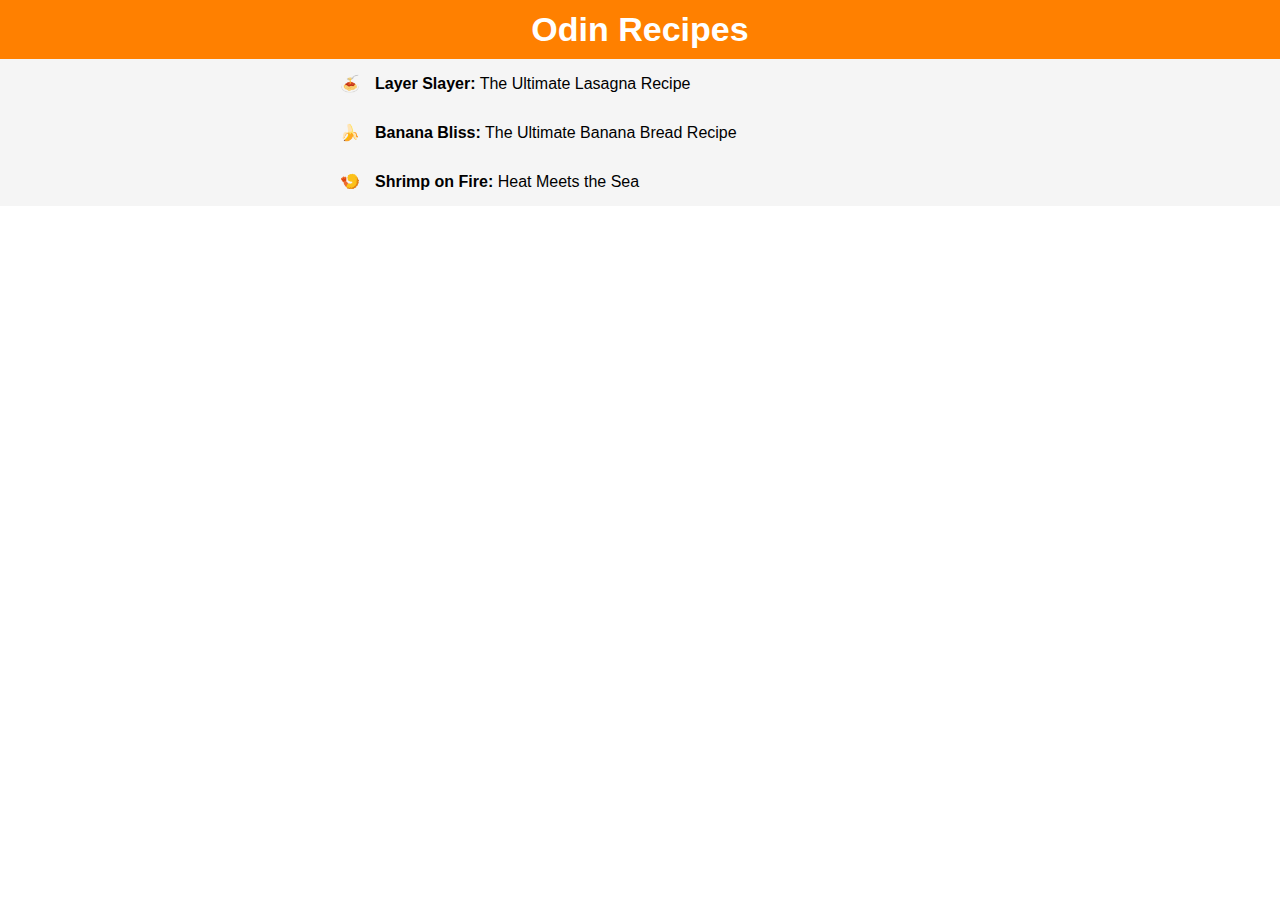
<file: index.html>
<!DOCTYPE html>
<html lang="en">
<head>
    <meta charset="UTF-8">
    <meta name="viewport" content="width=device-width, initial-scale=1.0">
    <title>Odin Recipes</title>
    <link rel="stylesheet" href="style.css">
</head>
<body>
    <h1 class="page-title">Odin Recipes</h1>
<div>
    <ul>
        <li class="lasagna"><a href="./recipes/lasagna.html"><span>Layer Slayer:</span> The Ultimate Lasagna Recipe</a></li>
        <li class="banana"><a href="./recipes/banana_bread.html"><span>Banana Bliss:</span> The Ultimate Banana Bread Recipe</a></li>
        <li class="shrimp"><a href="./recipes/shrimp.html"><span>Shrimp on Fire:</span> Heat Meets the Sea</a></li>
    </ul>
</div>
</body>
</html>
</file>
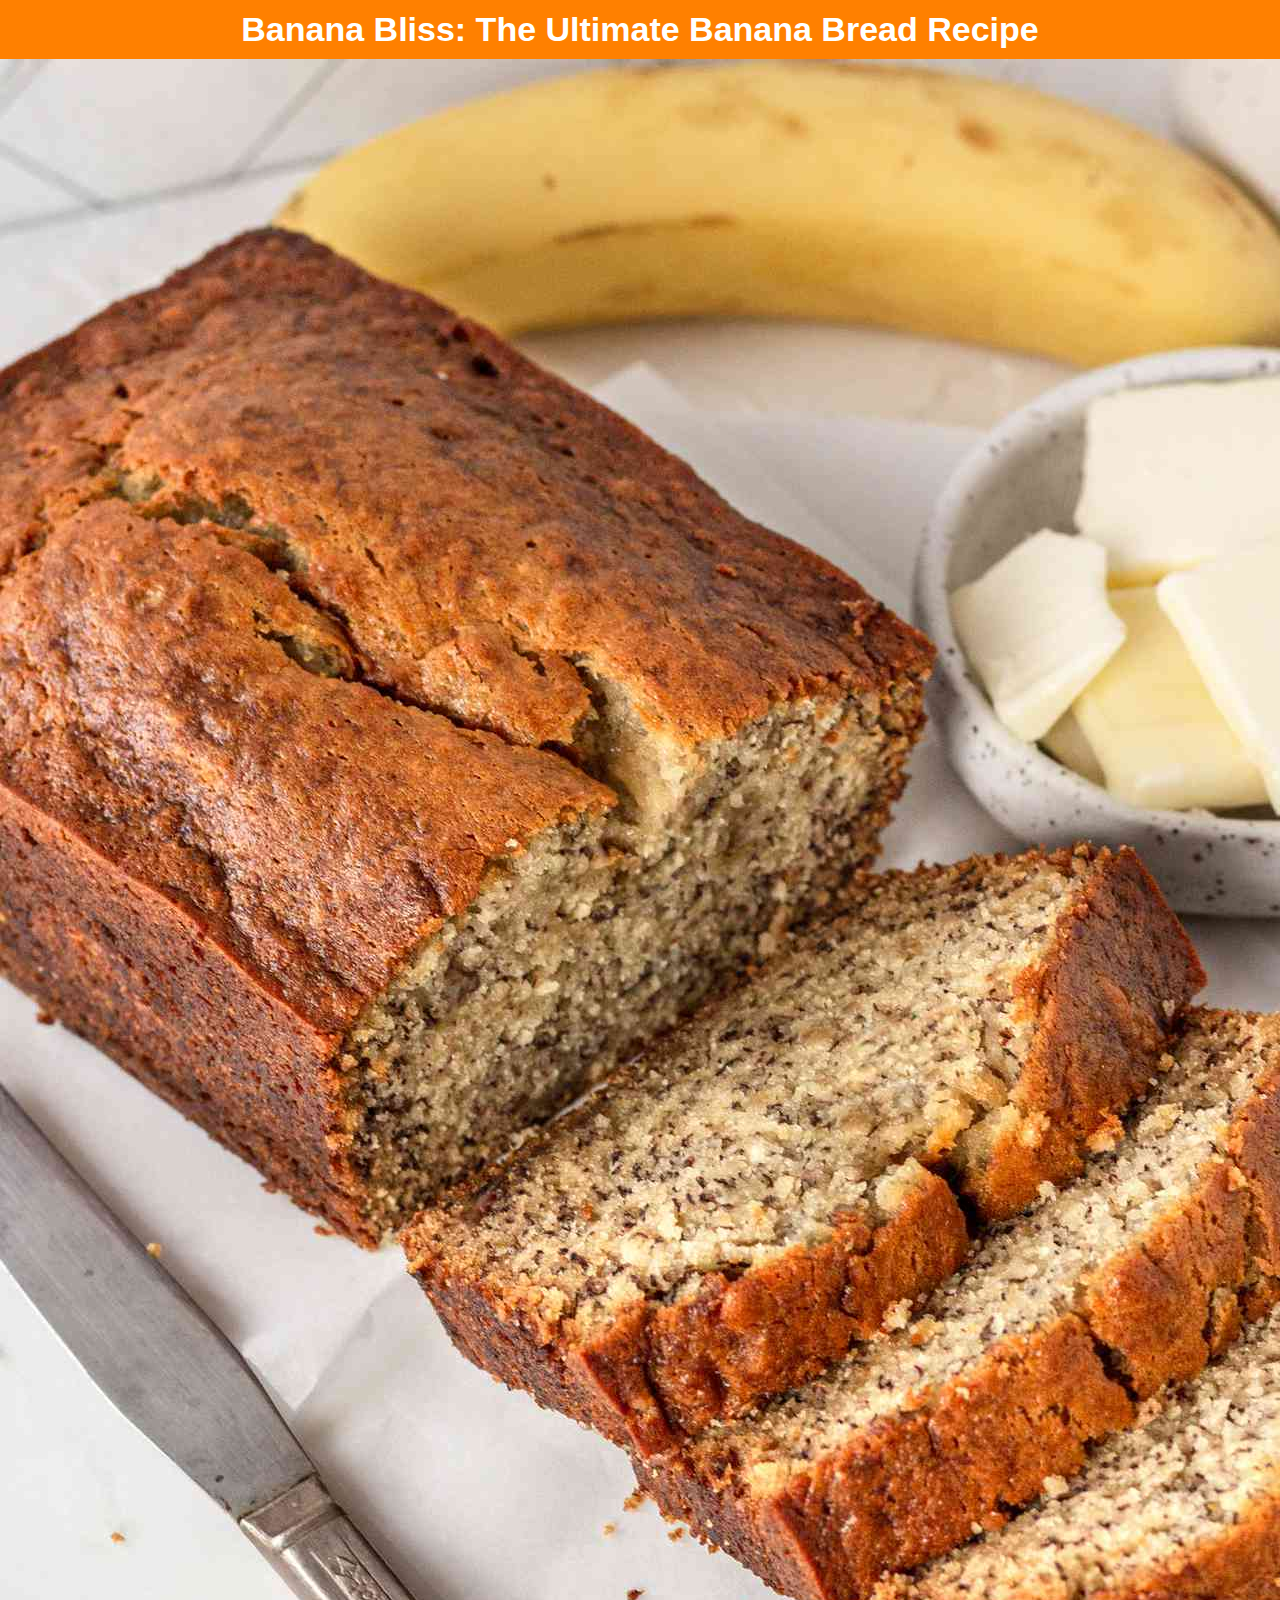
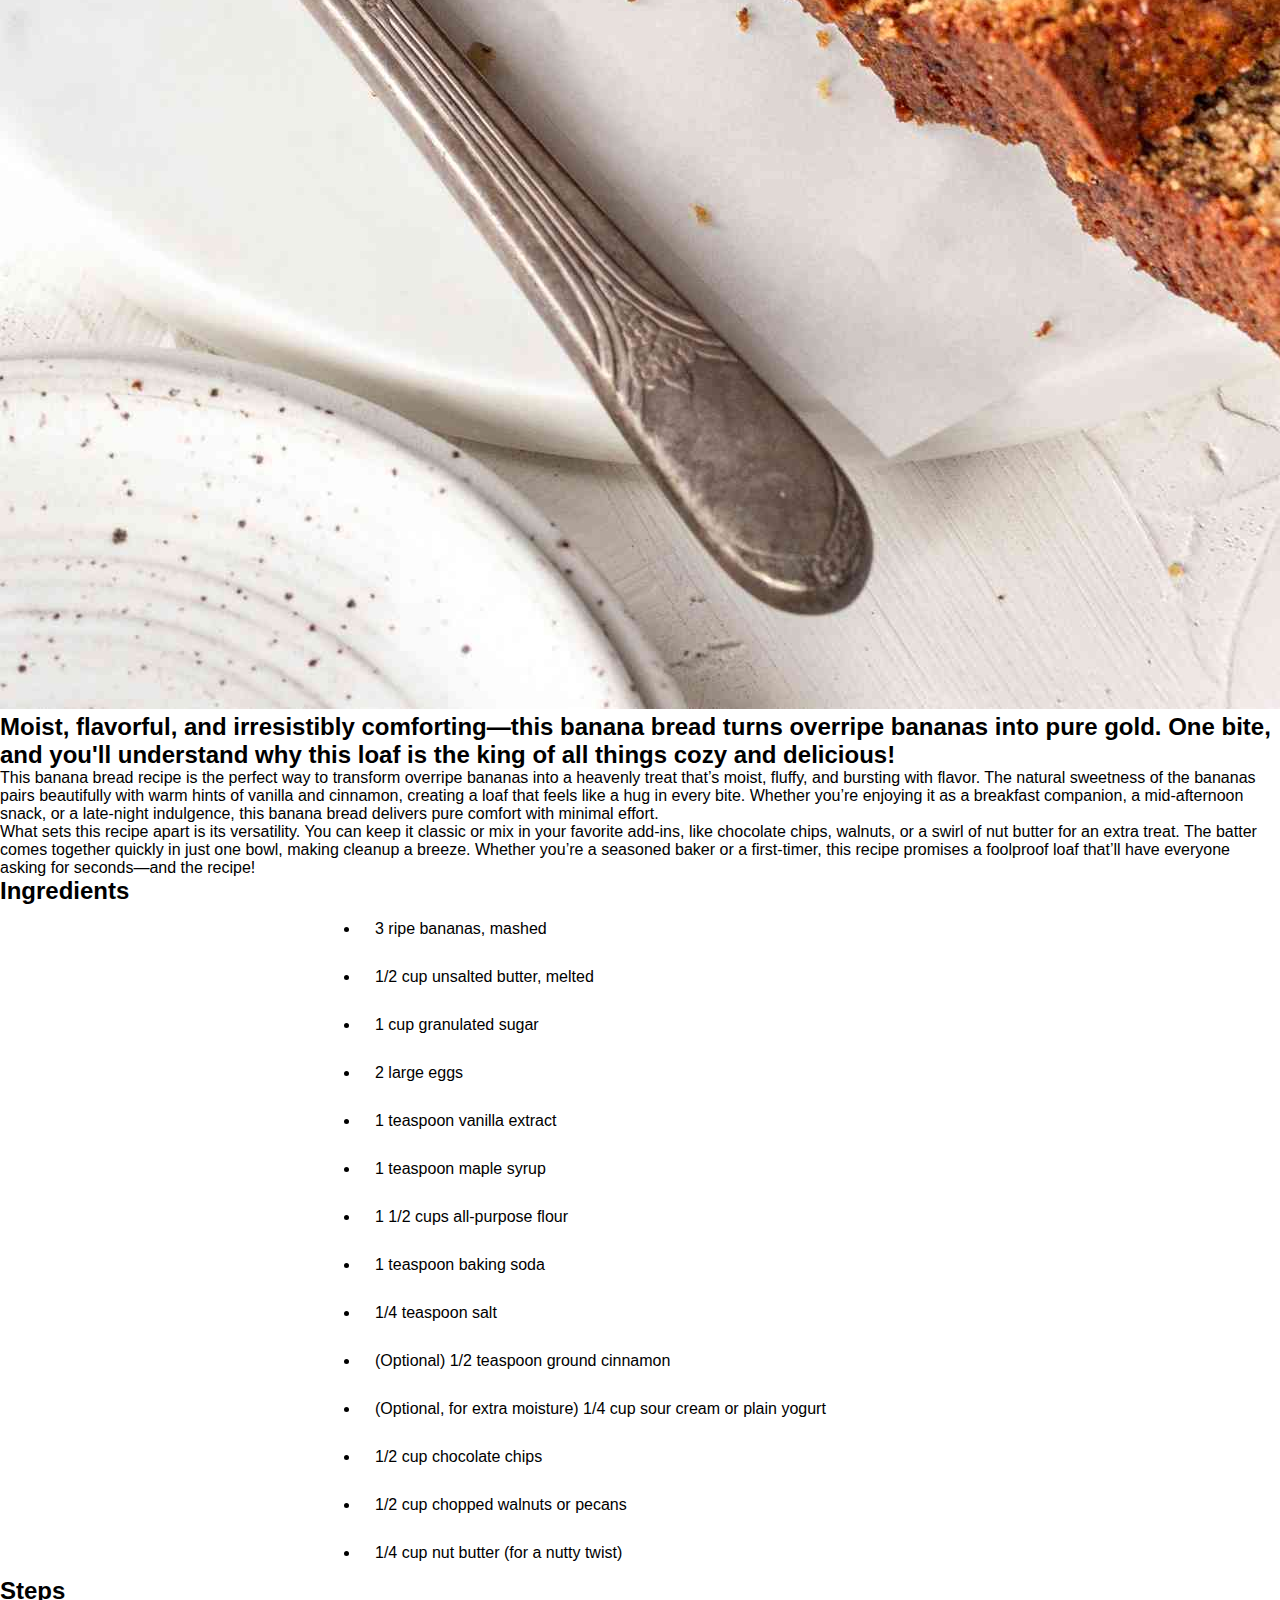
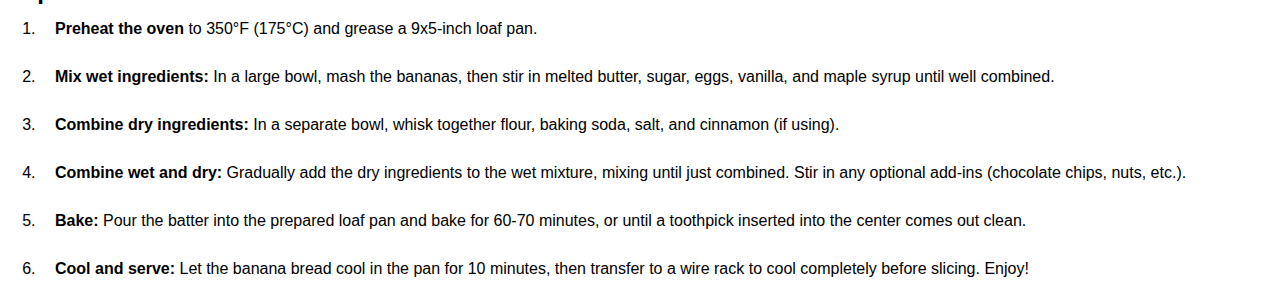
<file: recipes/banana_bread.html>
<!DOCTYPE html>
<html lang="en">
<head>
    <meta charset="UTF-8">
    <meta name="viewport" content="width=device-width, initial-scale=1.0">
    <title>Banana Bliss: The Ultimate Banana Bread Recipe</title>
    <link rel="stylesheet" href="../style.css">
</head>
<body>
    <h1 class="page-title">Banana Bliss: The Ultimate Banana Bread Recipe</h1>
    <img src="../Images/banana_bread.jpg" alt="sliced banana bread" height="2250" width="1500">
    <h2>Moist, flavorful, and irresistibly comforting—this banana bread turns overripe bananas into pure gold. One bite, and you'll understand why this loaf is the king of all things cozy and delicious!</h2>
    <p>This banana bread recipe is the perfect way to transform overripe bananas into a heavenly treat that’s moist, fluffy, and bursting with flavor. The natural sweetness of the bananas pairs beautifully with warm hints of vanilla and cinnamon, creating a loaf that feels like a hug in every bite. Whether you’re enjoying it as a breakfast companion, a mid-afternoon snack, or a late-night indulgence, this banana bread delivers pure comfort with minimal effort.</p>
    <p>What sets this recipe apart is its versatility. You can keep it classic or mix in your favorite add-ins, like chocolate chips, walnuts, or a swirl of nut butter for an extra treat. The batter comes together quickly in just one bowl, making cleanup a breeze. Whether you’re a seasoned baker or a first-timer, this recipe promises a foolproof loaf that’ll have everyone asking for seconds—and the recipe!</p>
    <h2>Ingredients</h2>
    <ul class="main_ingredients">
        <li>3 ripe bananas, mashed</li>
        <li>1/2 cup unsalted butter, melted</li>
        <li>1 cup granulated sugar</li>
        <li>2 large eggs</li>
        <li>1 teaspoon vanilla extract</li>
        <li>1 teaspoon maple syrup</li>
        <li>1 1/2 cups all-purpose flour</li>
        <li>1 teaspoon baking soda</li>
        <li>1/4 teaspoon salt</li>
        <li>(Optional) 1/2 teaspoon ground cinnamon</li>
        <li>(Optional, for extra moisture) 1/4 cup sour cream or plain yogurt</li>
    </ul>
    <ul class="optional">
        <li>1/2 cup chocolate chips</li>
        <li>1/2 cup chopped walnuts or pecans</li>
        <li>1/4 cup nut butter (for a nutty twist)</li>
    </ul>
    <h2>Steps</h2>
    <ol>
        <li><strong>Preheat the oven</strong> to 350°F (175°C) and grease a 9x5-inch loaf pan.</li>
        <li><strong>Mix wet ingredients:</strong> In a large bowl, mash the bananas, then stir in melted butter, sugar, eggs, vanilla, and maple syrup until well combined.</li>
        <li><strong>Combine dry ingredients:</strong> In a separate bowl, whisk together flour, baking soda, salt, and cinnamon (if using).</li>
        <li><strong>Combine wet and dry:</strong> Gradually add the dry ingredients to the wet mixture, mixing until just combined. Stir in any optional add-ins (chocolate chips, nuts, etc.).</li>
        <li><strong>Bake:</strong> Pour the batter into the prepared loaf pan and bake for 60-70 minutes, or until a toothpick inserted into the center comes out clean.</li>
        <li><strong>Cool and serve:</strong> Let the banana bread cool in the pan for 10 minutes, then transfer to a wire rack to cool completely before slicing. Enjoy!</li>
    </ol>
</body>
</html>
</file>
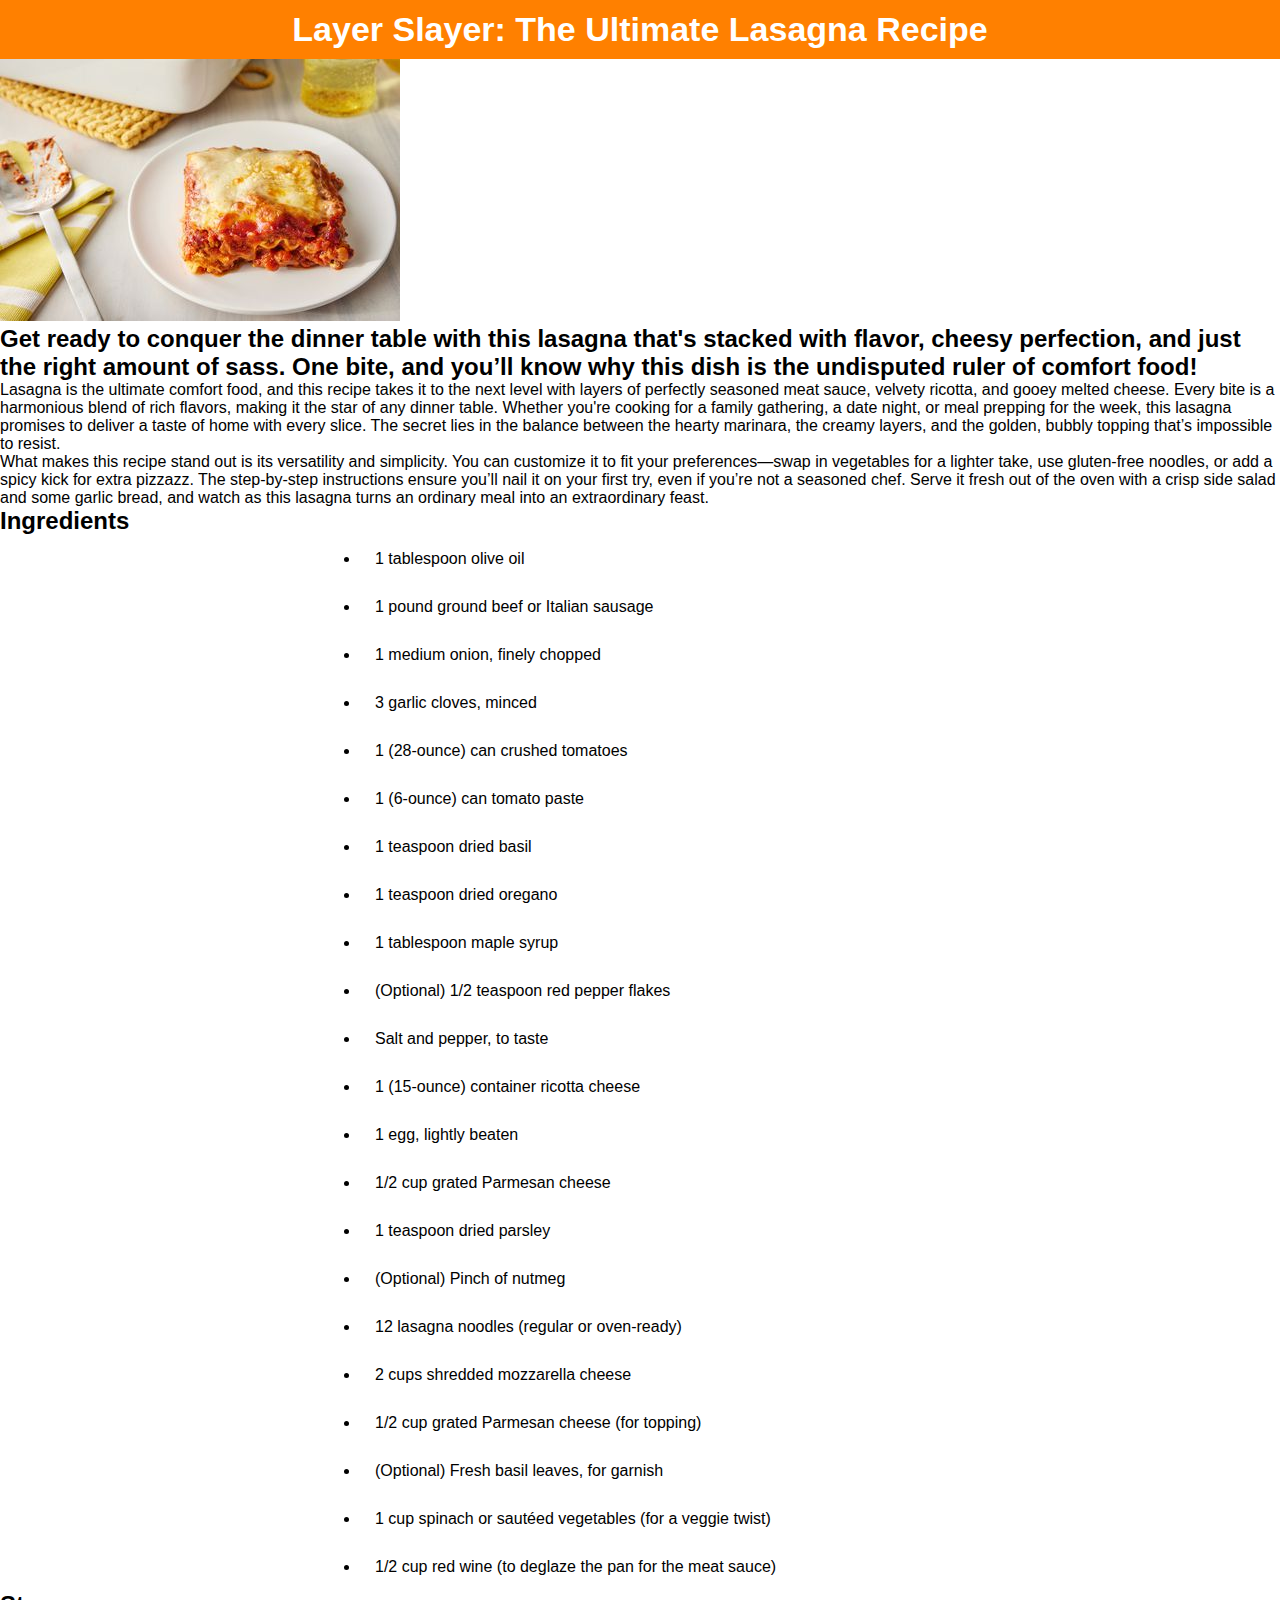
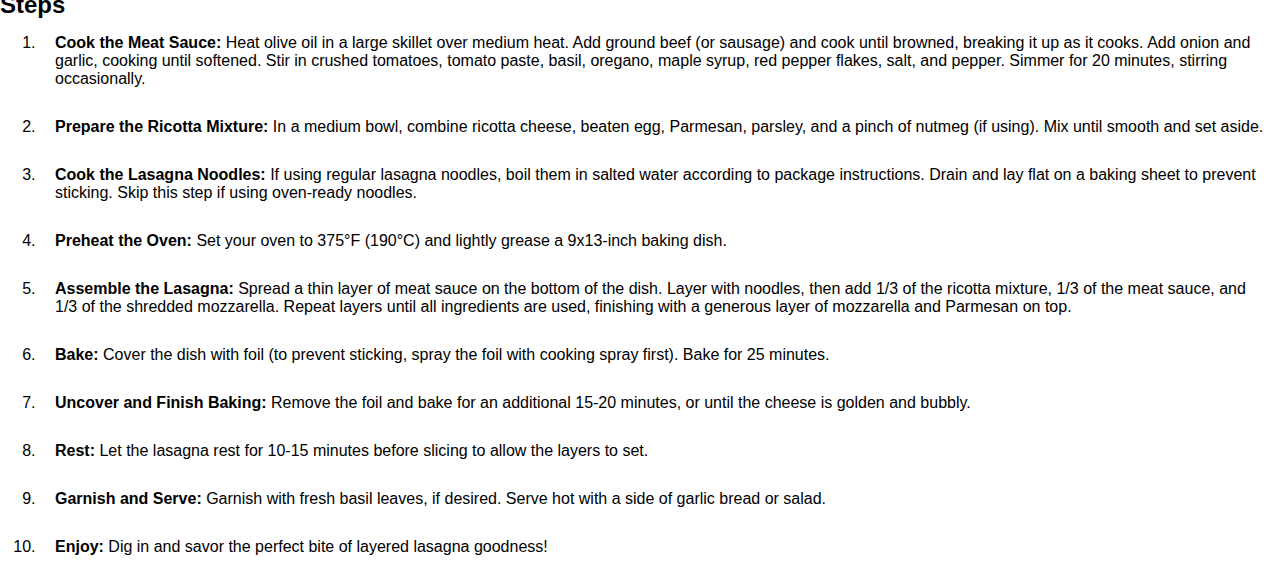
<file: recipes/lasagna.html>
<!DOCTYPE html>
<html lang="en">
<head>
    <meta charset="UTF-8">
    <meta name="viewport" content="width=device-width, initial-scale=1.0">
    <title>Layer Slayer: The Ultimate Lasagna Recipe</title>
    <link rel="stylesheet" href="../style.css">
</head>
<body>
    <h1 class="page-title">Layer Slayer: The Ultimate Lasagna Recipe</h1>
    <img src="../Images/worlds_best_lasagna.jpg" alt="plate of lasagna" height="262" width="400">
    <h2>Get ready to conquer the dinner table with this lasagna that's stacked with flavor, cheesy perfection, and just the right amount of sass. One bite, and you’ll know why this dish is the undisputed ruler of comfort food!</h2>
    <p>Lasagna is the ultimate comfort food, and this recipe takes it to the next level with layers of perfectly seasoned meat sauce, velvety ricotta, and gooey melted cheese. Every bite is a harmonious blend of rich flavors, making it the star of any dinner table. Whether you're cooking for a family gathering, a date night, or meal prepping for the week, this lasagna promises to deliver a taste of home with every slice. The secret lies in the balance between the hearty marinara, the creamy layers, and the golden, bubbly topping that’s impossible to resist.</p>
    <p>What makes this recipe stand out is its versatility and simplicity. You can customize it to fit your preferences—swap in vegetables for a lighter take, use gluten-free noodles, or add a spicy kick for extra pizzazz. The step-by-step instructions ensure you’ll nail it on your first try, even if you’re not a seasoned chef. Serve it fresh out of the oven with a crisp side salad and some garlic bread, and watch as this lasagna turns an ordinary meal into an extraordinary feast.</p>
    <h2>Ingredients</h2>
    <ul class="meat_sauce">
        <li>1 tablespoon olive oil</li>
        <li>1 pound ground beef or Italian sausage</li>
        <li>1 medium onion, finely chopped</li>
        <li>3 garlic cloves, minced</li>
        <li>1 (28-ounce) can crushed tomatoes</li>
        <li>1 (6-ounce) can tomato paste</li>
        <li>1 teaspoon dried basil</li>
        <li>1 teaspoon dried oregano</li>
        <li>1 tablespoon maple syrup</li>
        <li>(Optional) 1/2 teaspoon red pepper flakes</li>
        <li>Salt and pepper, to taste</li>
    </ul>
    <ul class="ricotta_layer">
        <li>1 (15-ounce) container ricotta cheese</li>
        <li>1 egg, lightly beaten</li>
        <li>1/2 cup grated Parmesan cheese</li>
        <li>1 teaspoon dried parsley</li>
        <li>(Optional) Pinch of nutmeg</li>
    </ul>
    <ul class="for_assembly">
        <li>12 lasagna noodles (regular or oven-ready)</li>
        <li>2 cups shredded mozzarella cheese</li>
        <li>1/2 cup grated Parmesan cheese (for topping)</li>
        <li>(Optional) Fresh basil leaves, for garnish</li>
    </ul>
    <ul class="optional">
        <li>1 cup spinach or sautéed vegetables (for a veggie twist)</li>
        <li>1/2 cup red wine (to deglaze the pan for the meat sauce)</li>
    </ul>
    <h2>Steps</h2>
    <ol>
        <li><strong>Cook the Meat Sauce:</strong>
            Heat olive oil in a large skillet over medium heat. Add ground beef (or sausage) and cook until browned, breaking it up as it cooks. Add onion and garlic, cooking until softened. Stir in crushed tomatoes, tomato paste, basil, oregano, maple syrup, red pepper flakes, salt, and pepper. Simmer for 20 minutes, stirring occasionally.</li>
        <li><strong>Prepare the Ricotta Mixture:</strong>
            In a medium bowl, combine ricotta cheese, beaten egg, Parmesan, parsley, and a pinch of nutmeg (if using). Mix until smooth and set aside.</li>
        <li><strong>Cook the Lasagna Noodles:</strong>
            If using regular lasagna noodles, boil them in salted water according to package instructions. Drain and lay flat on a baking sheet to prevent sticking. Skip this step if using oven-ready noodles.</li>
        <li><strong>Preheat the Oven:</strong>
            Set your oven to 375°F (190°C) and lightly grease a 9x13-inch baking dish.</li>
        <li><strong>Assemble the Lasagna:</strong>
            Spread a thin layer of meat sauce on the bottom of the dish. Layer with noodles, then add 1/3 of the ricotta mixture, 1/3 of the meat sauce, and 1/3 of the shredded mozzarella. Repeat layers until all ingredients are used, finishing with a generous layer of mozzarella and Parmesan on top.</li>
        <li><strong>Bake:</strong>
            Cover the dish with foil (to prevent sticking, spray the foil with cooking spray first). Bake for 25 minutes.</li>
        <li><strong>Uncover and Finish Baking:</strong>
            Remove the foil and bake for an additional 15-20 minutes, or until the cheese is golden and bubbly.</li>
        <li><strong>Rest:</strong>
            Let the lasagna rest for 10-15 minutes before slicing to allow the layers to set.</li>
        <li><strong>Garnish and Serve:</strong>
            Garnish with fresh basil leaves, if desired. Serve hot with a side of garlic bread or salad.</li>
        <li><strong>Enjoy:</strong>
            Dig in and savor the perfect bite of layered lasagna goodness!</li>
    </ol>
</body>
</html>
</file>
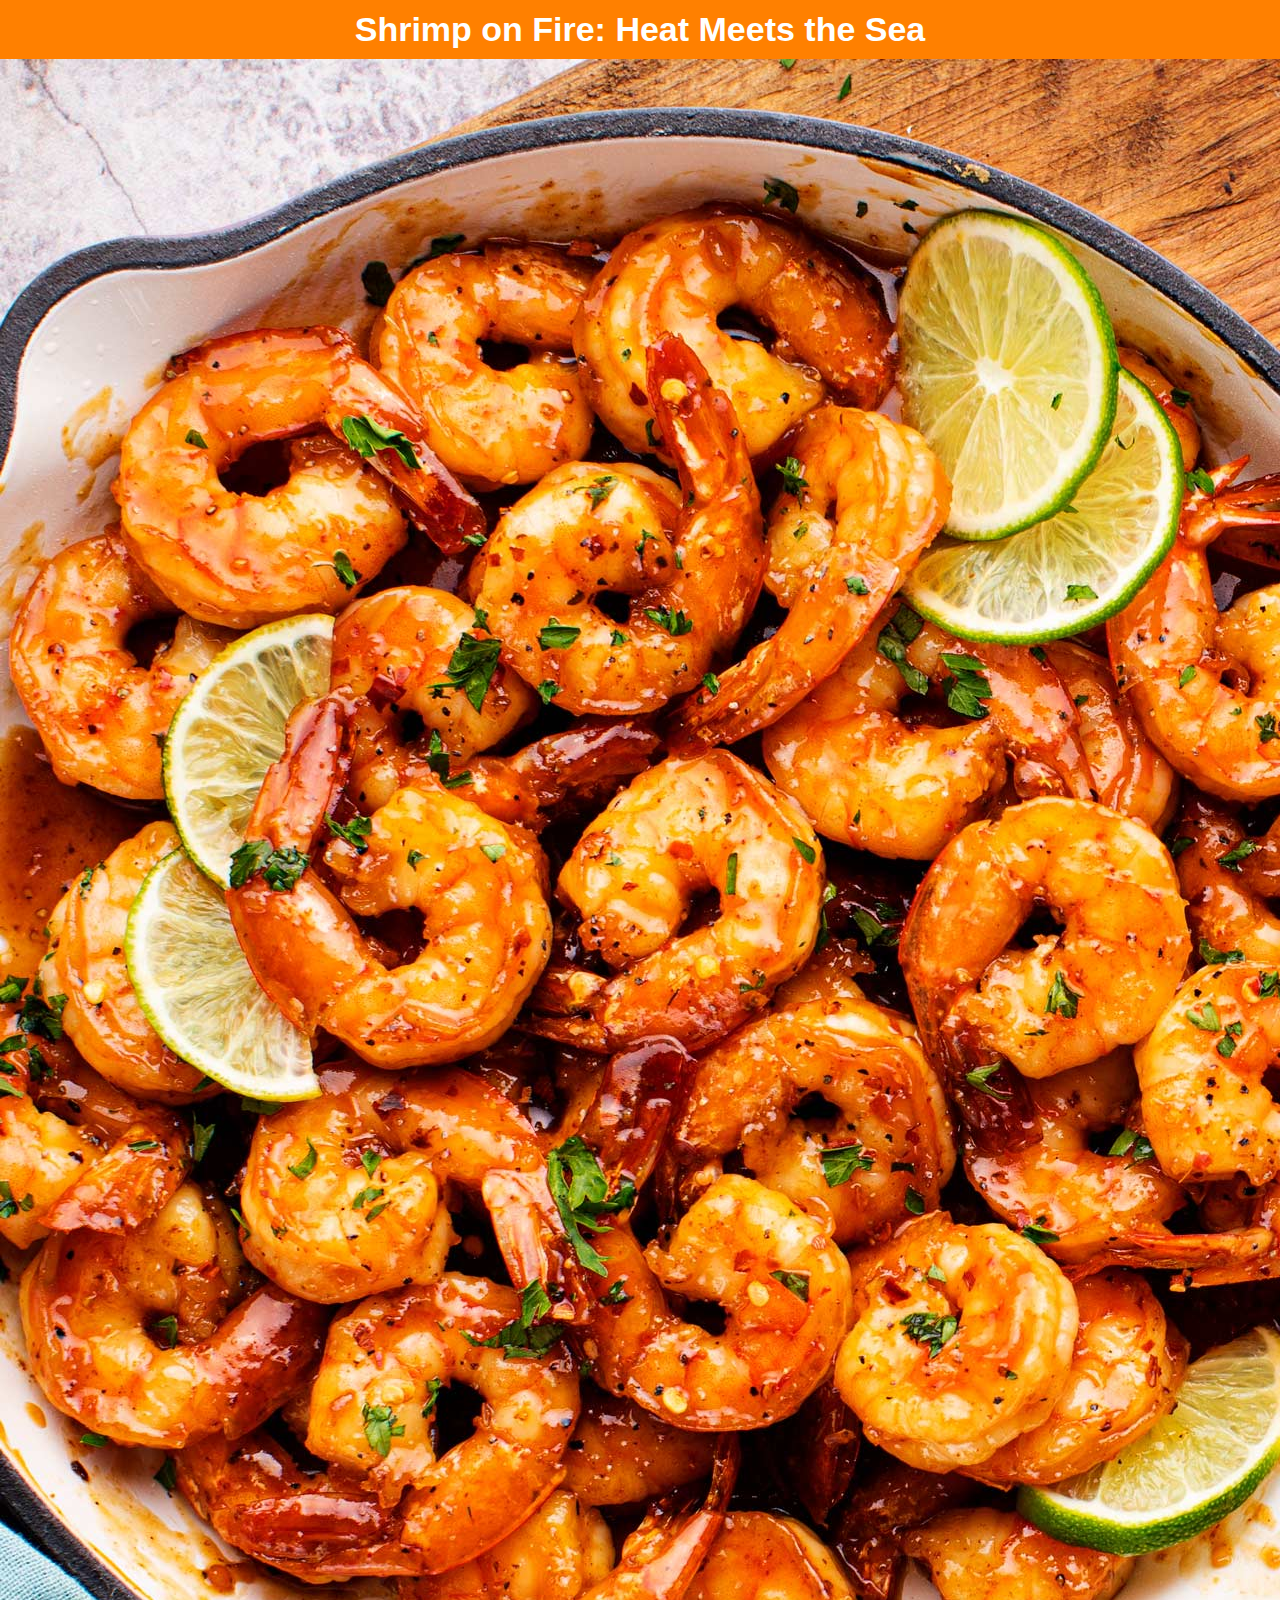
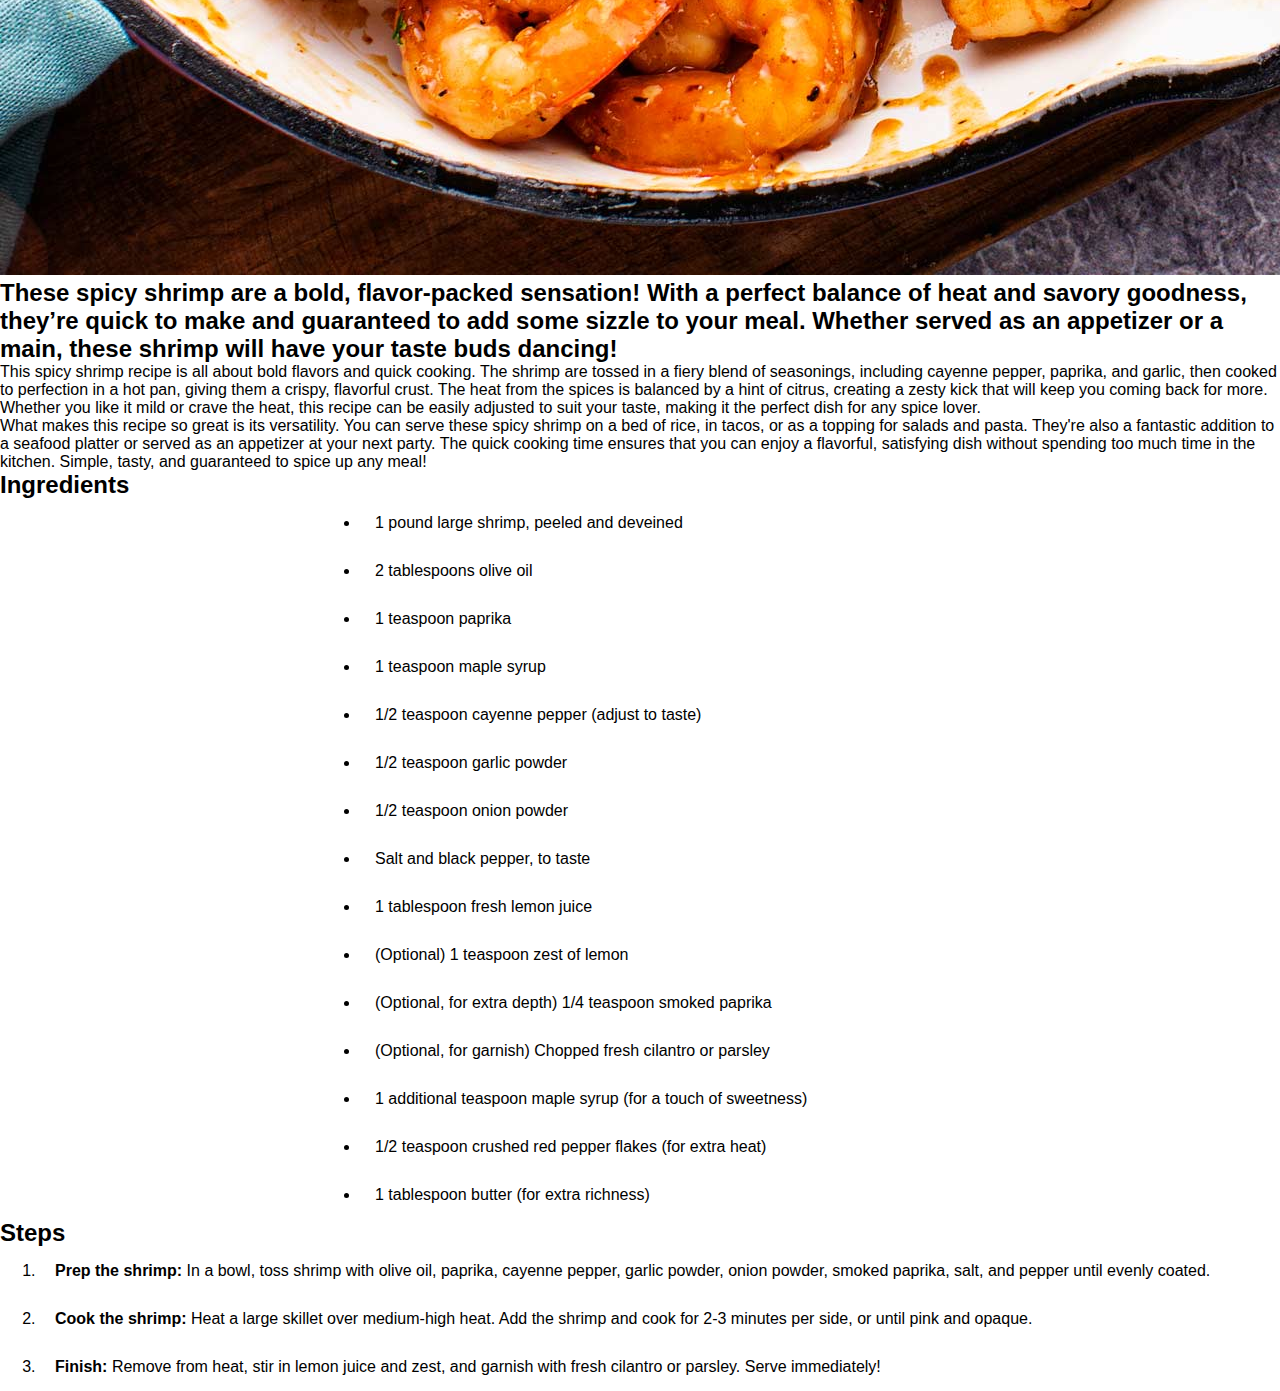
<file: recipes/shrimp.html>
<!DOCTYPE html>
<html lang="en">
<head>
    <meta charset="UTF-8">
    <meta name="viewport" content="width=device-width, initial-scale=1.0">
    <title>Shrimp on Fire: Heat Meets the Sea"</title>
    <link rel="stylesheet" href="../style.css">
</head>
<body>
    <h1 class="page-title">Shrimp on Fire: Heat Meets the Sea</h1>
    <img src="../Images/shrimp.jpg" alt="bowl of prepared shrimp" height="1816" width="1360">
    <h2>These spicy shrimp are a bold, flavor-packed sensation! With a perfect balance of heat and savory goodness, they’re quick to make and guaranteed to add some sizzle to your meal. Whether served as an appetizer or a main, these shrimp will have your taste buds dancing!</h2>
    <p>This spicy shrimp recipe is all about bold flavors and quick cooking. The shrimp are tossed in a fiery blend of seasonings, including cayenne pepper, paprika, and garlic, then cooked to perfection in a hot pan, giving them a crispy, flavorful crust. The heat from the spices is balanced by a hint of citrus, creating a zesty kick that will keep you coming back for more. Whether you like it mild or crave the heat, this recipe can be easily adjusted to suit your taste, making it the perfect dish for any spice lover.</p>
    <p>What makes this recipe so great is its versatility. You can serve these spicy shrimp on a bed of rice, in tacos, or as a topping for salads and pasta. They're also a fantastic addition to a seafood platter or served as an appetizer at your next party. The quick cooking time ensures that you can enjoy a flavorful, satisfying dish without spending too much time in the kitchen. Simple, tasty, and guaranteed to spice up any meal!</p>
    <h2>Ingredients</h2>
    <ul class="main_ingredients">
        <li>1 pound large shrimp, peeled and deveined</li>
        <li>2 tablespoons olive oil</li>
        <li>1 teaspoon paprika</li>
        <li>1 teaspoon maple syrup</li>
        <li>1/2 teaspoon cayenne pepper (adjust to taste)</li>
        <li>1/2 teaspoon garlic powder</li>
        <li>1/2 teaspoon onion powder</li>
        <li>Salt and black pepper, to taste</li>
        <li>1 tablespoon fresh lemon juice</li>
        <li>(Optional) 1 teaspoon zest of lemon</li>
        <li>(Optional, for extra depth) 1/4 teaspoon smoked paprika</li>
        <li>(Optional, for garnish) Chopped fresh cilantro or parsley</li>
    </ul>
    <ul class="optional">
        <li>1 additional teaspoon maple syrup (for a touch of sweetness)</li>
        <li>1/2 teaspoon crushed red pepper flakes (for extra heat)</li>
        <li>1 tablespoon butter (for extra richness)</li>
    </ul>
    <h2>Steps</h2>
    <ol>
        <li><strong>Prep the shrimp:</strong> In a bowl, toss shrimp with olive oil, paprika, cayenne pepper, garlic powder, onion powder, smoked paprika, salt, and pepper until evenly coated.</li>
        <li><strong>Cook the shrimp:</strong> Heat a large skillet over medium-high heat. Add the shrimp and cook for 2-3 minutes per side, or until pink and opaque.</li>
        <li><strong>Finish:</strong> Remove from heat, stir in lemon juice and zest, and garnish with fresh cilantro or parsley. Serve immediately!</li>
    </ol>
</body>
</html>
</file>
<file: style.css>
*,
*::before,
*::after {
  box-sizing: border-box;
  margin: 0 auto;
}

body {
    font-family: Arial, Helvetica, sans-serif;
}

h1.page-title {
    font-size: 34px;
    color: rgb(255, 255, 255);
    background-color: rgb(255, 128, 0);
    text-align: center;
    padding: 10px;
}

ul {
    width: 50%;
    margin: 0 auto;
}

li {
    padding: 15px;
}

a {
    text-decoration: none;
    padding: 10px 0px;
    color: black;
}

a:hover {
    background-color: rgb(255, 128, 0);
    color: white;
    padding: 10px;
    border-radius: 10px;
    filter: drop-shadow(rgba(0, 0, 0, 0.397) 1rem 1rem 10px);
}

span {
    font-weight: bold;
    margin-left: 0;
}

.shrimp {
    list-style-type: "\1F364";
}

.banana {
    list-style-type: "\1F34C";
}

.lasagna {
    list-style-type: "\1F35D";
}

div {
    background-color: rgb(245, 245, 245);
}
</file>
